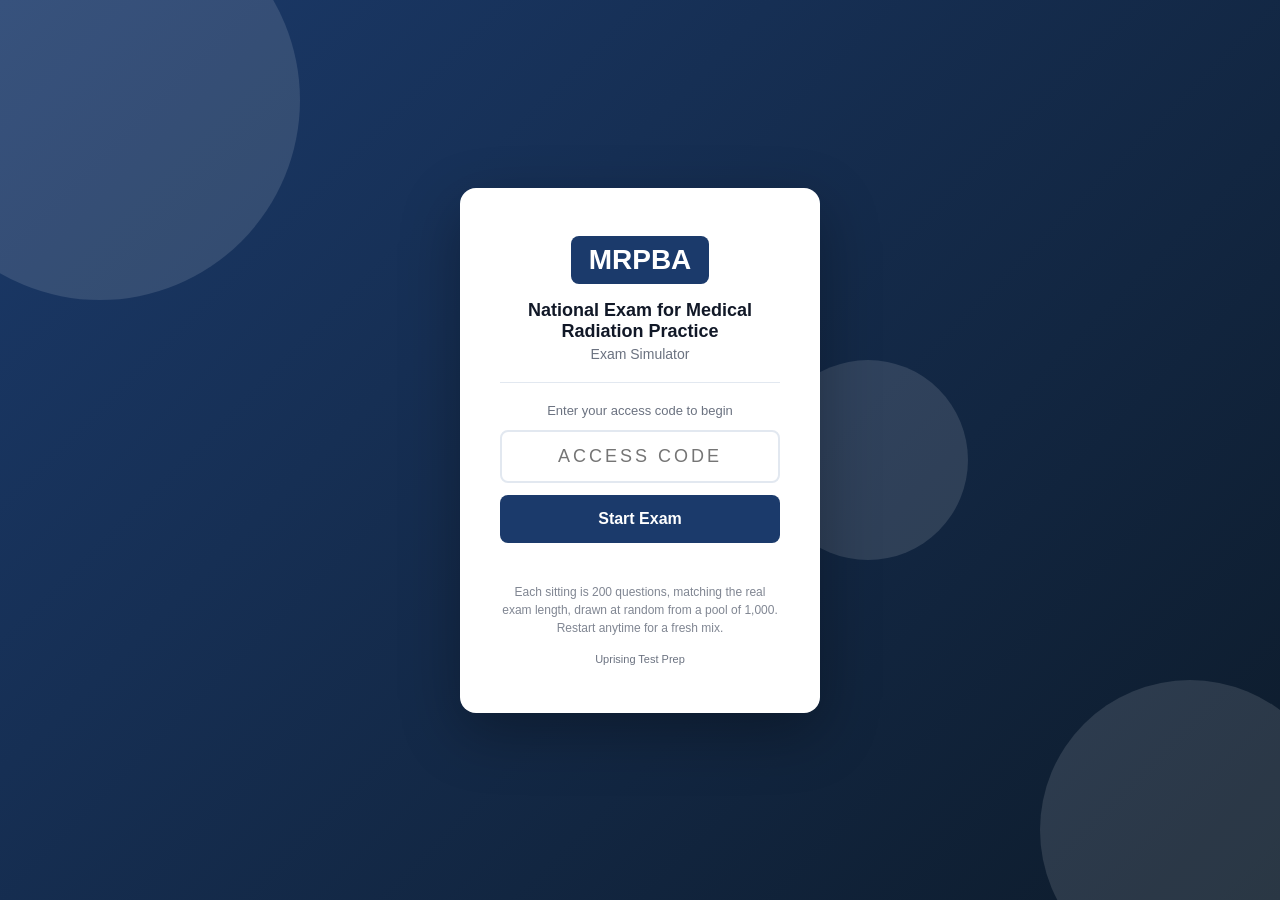
<file: index.html>
<!DOCTYPE html>
<html lang="en">
<head>
  <meta charset="UTF-8" />
  <meta name="viewport" content="width=device-width, initial-scale=1.0, viewport-fit=cover" />
  <meta name="apple-mobile-web-app-capable" content="yes" />
  <meta name="apple-mobile-web-app-status-bar-style" content="black-translucent" />
  <title>MRPBA Exam Simulator</title>
  <link rel="stylesheet" href="style.css" />
</head>
<body>

<div id="access-gate">
  <div class="gate-bg-shapes">
    <div class="shape shape-1"></div>
    <div class="shape shape-2"></div>
    <div class="shape shape-3"></div>
  </div>
  <div class="gate-card">
    <div class="gate-logo">
      <div class="logo-badge">MRPBA</div>
    </div>
    <h1 class="gate-title">National Exam for Medical Radiation Practice</h1>
    <p class="gate-subtitle">Exam Simulator</p>
    <div class="gate-divider"></div>
    <p class="gate-instruction">Enter your access code to begin</p>
    <input type="text" id="access-code-input" class="gate-input"
           placeholder="Access Code" autocomplete="off"
           maxlength="20" spellcheck="false" />
    <button id="access-btn" class="gate-btn">Start Exam</button>
    <p id="access-error" class="gate-error"></p>
    <p class="gate-pool-note">Each sitting is 200 questions, matching the real exam length, drawn at random from a pool of 1,000. Restart anytime for a fresh mix.</p>
    <p class="gate-hint">Uprising Test Prep</p>
  </div>
</div>

<div id="app" style="display:none">
  <header class="top-bar">
    <div class="bar-left">
      <span class="bar-logo">MRPBA</span>
      <span class="bar-title">Exam Simulator</span>
    </div>
    <div class="bar-right">
      <span class="bar-timer" id="timer-display">--:--</span>
      <button class="bar-btn" id="flag-btn">Flag</button>
      <button class="bar-btn bar-btn-primary" id="submit-btn">
        <span class="btn-full">Submit Exam</span>
        <span class="btn-short">Submit</span>
      </button>
    </div>
  </header>

  <div class="progress-strip">
    <div class="progress-bar" id="progress-bar"></div>
  </div>

  <main class="exam-main">
    <div class="question-panel">
      <div class="q-meta">
        <span id="q-counter"></span>
        <span class="q-pool-chip" title="This sitting is 200 questions, matching the real exam length, drawn at random from a pool of 1,000. Restart for a fresh mix.">1,000 Questions Available</span>
        <span id="q-domain" class="q-domain-tag"></span>
        <span id="q-flag-indicator" class="flag-chip" style="display:none">Flagged</span>
      </div>
      <!-- Shared text for a linked cluster (a clinical case, a reading
           passage). It sits ABOVE the stem, which is the one thing that
           legitimately precedes it, and repeats on every question in the
           cluster so nobody has to page backwards. -->
      <div id="q-cluster-wrap" class="cluster-wrap" style="display:none"></div>
      <p id="question-text" class="q-text"></p>
      <!-- The picture sits BELOW the question text so the simulator matches
           the printed book exactly: stem, then picture, then options. They
           used to disagree (book put the picture under the stem, simulator put
           it above), so no single wording could be true in both places, and
           184 of MLPAO's 185 image questions said "shown above" while the
           book printed the picture below the sentence. Write stems with
           neutral wording ("the strip shown", "the diagram shows") and this
           whole class of bug cannot come back. -->
      <div id="q-image-wrap" style="display:none; margin-bottom:14px;"></div>
      <div id="options-list" class="options-list"></div>
      <div id="explanation-box" class="explanation-box" style="display:none">
        <div class="explanation-label">Explanation</div>
        <p id="explanation-text" class="explanation-text"></p>
      </div>
    </div>
    <div class="nav-bar">
      <button class="nav-btn" id="prev-btn">&#8592; Prev</button>
      <button class="nav-btn nav-btn-map" id="map-btn">Question Map</button>
      <button class="nav-btn nav-btn-next" id="next-btn">Next &#8594;</button>
    </div>
  </main>
</div>

<!-- Question Map Modal -->
<div id="map-modal" style="display:none">
  <div class="map-backdrop" id="map-backdrop"></div>
  <div class="map-panel">
    <div class="map-header">
      <span class="map-title">Question Map</span>
      <button id="map-close" class="map-close-btn">&#x2715; Close</button>
    </div>
    <div class="map-legend">
      <span class="leg-item"><span class="leg-swatch leg-answered"></span>Answered</span>
      <span class="leg-item"><span class="leg-swatch leg-flagged"></span>Flagged</span>
      <span class="leg-item"><span class="leg-swatch leg-unanswered"></span>Unanswered</span>
    </div>
    <div id="q-grid" class="q-grid"></div>
  </div>
</div>

<div id="results-screen" style="display:none">
  <div class="results-card">
    <div class="res-header">
      <div class="res-badge">MRPBA</div>
      <h2 id="res-status" class="res-status"></h2>
      <p id="res-score" class="res-score"></p>
    </div>
    <div id="res-domains" class="res-domains"></div>
    <p class="mode-pool-note">This sitting drew 200 questions from a pool of 1,000. Restart for a fresh mix.</p>
    <button id="res-review-btn" class="res-btn">Review Answers</button>
    <button id="res-restart-btn" class="res-btn res-btn-secondary">Restart</button>
  </div>
</div>

<script src="questions.js"></script>
<script src="app.js"></script>
</body>
</html>
</file>
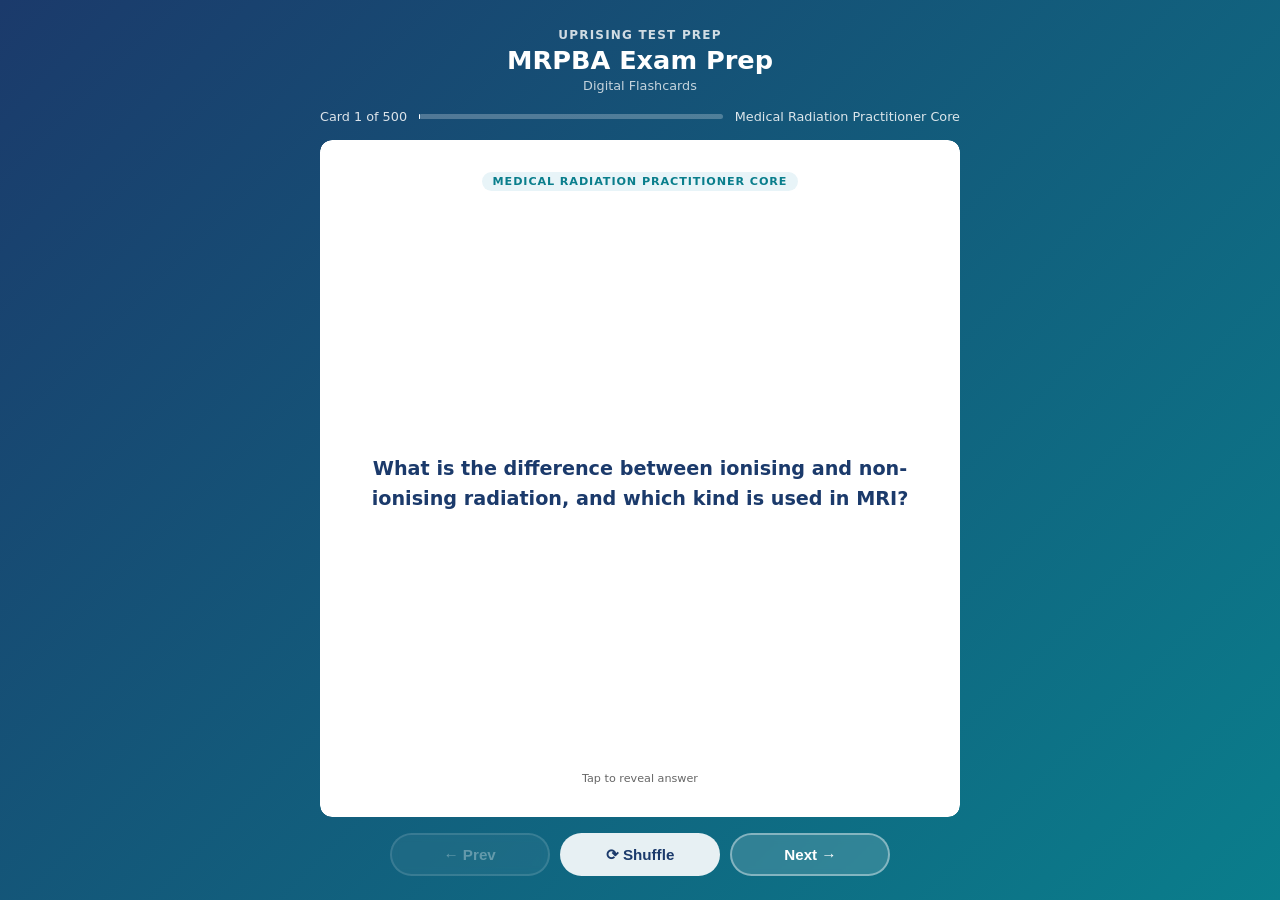
<file: flashcards/index.html>
<!DOCTYPE html>
<html lang="en">
<head>
  <meta charset="UTF-8">
  <meta name="viewport" content="width=device-width, initial-scale=1.0">
  <title>MRPBA Exam Prep: Flashcards</title>
  <style>
    :root {
      --blue:   #1B3A6B;
      --teal:   #0A7E8C;
      --ltblue: #E8F4F8;
      --white:  #FFFFFF;
      --text:   #1A1A1A;
      --muted:  #666;
      --radius: 12px;
    }
    * { box-sizing: border-box; margin: 0; padding: 0; }
    html, body { height: 100%; }
    body {
      font-family: 'Segoe UI', system-ui, sans-serif;
      background: linear-gradient(135deg, var(--blue) 0%, var(--teal) 100%);
      /* Pinned, not min-height: the page must never grow, or the controls
         get pushed below the fold on iOS where 100dvh and height:100%
         disagree. The height:100% rule above is the pre-dvh fallback. */
      height: 100dvh;
      max-height: 100dvh;
      overflow: hidden;
      display: flex;
      flex-direction: column;
      align-items: center;
      padding: 1.25rem 1rem 1rem;
      gap: 0.75rem;
      overflow-x: hidden;
    }
    header { text-align: center; color: #fff; flex-shrink: 0; }
    header .brand { font-size: 0.75rem; font-weight: 700; letter-spacing: 0.1em; opacity: 0.8; text-transform: uppercase; }
    header h1 { font-size: 1.3rem; font-weight: 800; margin-top: 0.2rem; }
    header .subtitle { font-size: 0.8rem; opacity: 0.75; margin-top: 0.15rem; }
    #progress-info {
      display: flex; align-items: center; gap: 0.75rem;
      color: rgba(255,255,255,0.85); font-size: 0.8rem;
      flex-shrink: 0; width: 100%; max-width: 640px;
    }
    #progress-bar-track {
      flex: 1; background: rgba(255,255,255,0.25);
      border-radius: 4px; height: 5px;
    }
    #progress-bar-fill { height: 100%; background: #fff; border-radius: 4px; transition: width 0.3s; }
    .card-scene {
      width: 100%; max-width: 640px;
      perspective: 1200px;
      cursor: pointer;
      flex: 1; min-height: 0;
      display: flex; flex-direction: column;
    
      /* WebKit does not clip overflow inside a preserve-3d context, so the
         answer pane's own clip is dropped and a long answer paints over the
         Prev/Next row. This element only sets the perspective and is NOT
         itself in the 3D context, so its clip is honoured in every engine. */
      overflow: hidden;
      border-radius: var(--radius);
    }
    .card-inner {
      position: relative; width: 100%;
      flex: 1; min-height: 0;
      transition: transform 0.55s cubic-bezier(.4,0,.2,1);
      transform-style: preserve-3d;
    }
    .card-scene.flipped .card-inner { transform: rotateY(180deg); }
    .card-face {
      position: absolute; inset: 0;
      backface-visibility: hidden; -webkit-backface-visibility: hidden;
      border-radius: var(--radius);
      display: flex; flex-direction: column;
      padding: 1.5rem 1.75rem;
      box-shadow: 0 12px 40px rgba(0,0,0,0.2);
      overflow: hidden;
    
      /* Painting through a mask forces WebKit to allocate a real clipping
         layer for a 3D-transformed element, which is what makes the
         overflow:hidden and the rounded corners above actually apply. */
      -webkit-mask-image: -webkit-radial-gradient(#fff, #000);
              mask-image: radial-gradient(#fff, #000);
    }
    .card-front { background: var(--white); align-items: center; justify-content: center; }
    .card-back  { background: var(--ltblue); transform: rotateY(180deg); }
    .card-badge {
      font-size: 0.7rem; font-weight: 700; text-transform: uppercase;
      letter-spacing: 0.08em;
      background: var(--ltblue); color: var(--teal);
      padding: 0.2rem 0.65rem; border-radius: 20px;
      margin-bottom: 0.85rem; flex-shrink: 0;
    }
    .card-back .card-badge { background: rgba(10,126,140,0.12); }
    .card-front .q-text {
      font-size: 1.1rem; font-weight: 600; color: var(--blue); line-height: 1.55;
      text-align: center; overflow-y: auto; flex: 1;
      display: flex; align-items: center; justify-content: center;
      scrollbar-width: thin; scrollbar-color: rgba(27,58,107,0.3) transparent;
    }
    .card-back .a-label { font-size: 0.7rem; font-weight: 700; color: var(--teal); text-transform: uppercase; letter-spacing: 0.08em; margin-bottom: 0.4rem; flex-shrink: 0; }
    .card-back .a-text  {
      font-size: 0.975rem; color: var(--text); line-height: 1.65;
      overflow-y: auto; flex: 1; min-height: 0; padding-right: 4px;
      scrollbar-width: thin; scrollbar-color: rgba(10,126,140,0.4) transparent;
    
      -webkit-overflow-scrolling: touch;
      overscroll-behavior: contain;
    }
    .card-back .a-text::-webkit-scrollbar { width: 4px; }
    .card-back .a-text::-webkit-scrollbar-track { background: transparent; }
    .card-back .a-text::-webkit-scrollbar-thumb { background: rgba(10,126,140,0.4); border-radius: 4px; }
    .tap-hint { flex-shrink: 0; margin-top: 0.6rem; font-size: 0.7rem; color: var(--muted); text-align: center; }
    .card-back .tap-hint { color: var(--teal); opacity: 0.7; }
    .controls {
      display: flex; gap: 0.65rem; flex-wrap: nowrap;
      justify-content: center; flex-shrink: 0;
      width: 100%; max-width: 640px;
      padding-bottom: env(safe-area-inset-bottom, 0px);
    }
    .btn {
      padding: 0.6rem 1.2rem; border-radius: 50px;
      border: 2px solid rgba(255,255,255,0.4);
      background: rgba(255,255,255,0.15); color: #fff;
      font-weight: 700; font-size: 0.875rem; cursor: pointer;
      transition: all 0.2s; backdrop-filter: blur(4px);
      white-space: nowrap; flex: 1; max-width: 160px;
    }
    .btn:hover { background: rgba(255,255,255,0.3); border-color: rgba(255,255,255,0.7); }
    .btn:active { transform: scale(0.96); }
    .btn:disabled { opacity: 0.35; cursor: not-allowed; }
    .btn.btn-primary { background: rgba(255,255,255,0.9); color: var(--blue); border-color: transparent; }
    .btn.btn-primary:hover { background: #fff; }
    #loading { color: rgba(255,255,255,0.8); font-size: 1rem; text-align: center; padding: 3rem; flex: 1; }
    @media (min-width: 768px) {
      body { padding: 1.75rem 1.5rem 1.5rem; gap: 1rem; }
      header h1 { font-size: 1.6rem; }
      .card-face { padding: 2rem 2.5rem; }
      .card-front .q-text { font-size: 1.2rem; }
      .card-back .a-text { font-size: 1.05rem; }
      .btn { font-size: 0.95rem; padding: 0.65rem 1.4rem; }
    }
    @media (max-width: 380px) {
      body { padding: 0.75rem; gap: 0.5rem; }
      header .brand { font-size: 0.65rem; }
      header h1 { font-size: 1.1rem; }
      header .subtitle { display: none; }
      .card-face { padding: 1rem 1.1rem; }
      .card-front .q-text { font-size: 0.975rem; }
      .card-back .a-text { font-size: 0.875rem; }
      .btn { font-size: 0.8rem; padding: 0.5rem 0.75rem; }
    }
  </style>
</head>
<body>
<header>
  <div class="brand">Uprising Test Prep</div>
  <h1>MRPBA Exam Prep</h1>
  <div class="subtitle">Digital Flashcards</div>
</header>
<div id="progress-info">
  <span id="card-counter">Card 1</span>
  <div id="progress-bar-track"><div id="progress-bar-fill" style="width:0%"></div></div>
  <span id="domain-label"></span>
</div>
<div id="loading">Loading flashcards...</div>
<div class="card-scene" id="card-scene" style="display:none" onclick="flipCard()">
  <div class="card-inner" id="card-inner">
    <div class="card-face card-front">
      <div class="card-badge" id="front-badge"></div>
      <div class="q-text" id="q-text"></div>
      <div class="tap-hint">Tap to reveal answer</div>
    </div>
    <div class="card-face card-back">
      <div class="card-badge" id="back-badge">Answer</div>
      <div class="a-label">Answer</div>
      <div class="a-text" id="a-text"></div>
      <div class="tap-hint">Tap to flip back</div>
    </div>
  </div>
</div>
<div class="controls" id="controls" style="display:none">
  <button class="btn" id="prev-btn" onclick="event.stopPropagation();move(-1)" disabled>&#8592; Prev</button>
  <button class="btn btn-primary" onclick="event.stopPropagation();shuffleCards()">&#10227; Shuffle</button>
  <button class="btn" id="next-btn" onclick="event.stopPropagation();move(1)">Next &#8594;</button>
</div>
<script>
const DOMAIN_LABELS = {
  medical_radiation_practitioner_core: "Medical Radiation Practitioner Core",
  professional_and_ethical_practitioner: "Professional and Ethical Practitioner",
  communicator_and_collaborator: "Communicator and Collaborator",
  lifelong_learner: "Lifelong Learner",
  safety_quality_and_risk_management: "Safety Quality and Risk Management",
  leader_and_steward: "Leader and Steward",
  diagnostic_radiography_division: "Diagnostic Radiography Division",
  nuclear_medicine_technology_division: "Nuclear Medicine Technology Division",
  radiation_therapy_division: "Radiation Therapy Division",
};
let cards   = [];
let current = 0;
async function init() {
  try {
    const res = await fetch('flashcards.json');
    if (!res.ok) throw new Error('Network error');
    cards = await res.json();
    document.getElementById('loading').style.display    = 'none';
    document.getElementById('card-scene').style.display = 'flex';
    document.getElementById('controls').style.display   = 'flex';
    show();
  } catch (e) {
    document.getElementById('loading').textContent = 'Error loading flashcards. Please try refreshing.';
  }
}
function domainLabel(key) {
  return DOMAIN_LABELS[key] || key.replace(/_/g, ' ').replace(/\b\w/g, c => c.toUpperCase());
}
function show() {
  const c = cards[current];
  document.getElementById('card-scene').classList.remove('flipped');
  document.getElementById('a-text').scrollTop = 0;
  const label = domainLabel(c.domain || c.chapter || '');
  document.getElementById('q-text').textContent       = c.front;
  document.getElementById('a-text').textContent       = c.back;
  document.getElementById('front-badge').textContent  = label;
  document.getElementById('back-badge').textContent   = label;
  document.getElementById('card-counter').textContent = `Card ${current+1} of ${cards.length}`;
  document.getElementById('domain-label').textContent = label;
  document.getElementById('progress-bar-fill').style.width = `${((current+1)/cards.length*100).toFixed(1)}%`;
  document.getElementById('prev-btn').disabled = current === 0;
  document.getElementById('next-btn').disabled = current === cards.length - 1;
}
function flipCard() { document.getElementById('card-scene').classList.toggle('flipped'); }
function move(dir) {
  const next = current + dir;
  if (next < 0 || next >= cards.length) return;
  current = next; show();
}
function shuffleCards() {
  for (let i = cards.length - 1; i > 0; i--) {
    const j = Math.floor(Math.random() * (i+1));
    [cards[i], cards[j]] = [cards[j], cards[i]];
  }
  current = 0; show();
}
document.addEventListener('keydown', e => {
  if (e.key === 'ArrowRight' || e.key === 'ArrowDown') move(1);
  else if (e.key === 'ArrowLeft' || e.key === 'ArrowUp') move(-1);
  else if (e.key === ' ' || e.key === 'Enter') { e.preventDefault(); flipCard(); }
});
init();
</script>
</body>
</html>
</file>
<file: style.css>
/* MRPBA Exam Simulator, Styles */
:root {
  --primary:   #1B3A6B;
  --pass:      #059669;
  --fail:      #DC2626;
  --bg:        #F3F4F8;
  --card:      #FFFFFF;
  --border:    #E2E8F0;
  --text:      #111827;
  --muted:     #6B7280;
  --radius:    10px;
}
*, *::before, *::after { box-sizing: border-box; margin: 0; padding: 0; }
body {
  font-family: -apple-system, BlinkMacSystemFont, "Segoe UI", sans-serif;
  background: var(--bg);
  color: var(--text);
  height: 100vh;
  height: 100dvh;
  overflow: hidden;
  -webkit-text-size-adjust: 100%;
}

/* ── Access Gate ─────────────────────────────────────────────────────────── */
#access-gate {
  display: flex;
  align-items: center;
  justify-content: center;
  height: 100vh;
  height: 100dvh;
  background: linear-gradient(135deg, var(--primary) 0%, #0d1b2a 100%);
  position: relative;
  overflow: hidden;
  padding: 20px;
  padding-top: max(20px, env(safe-area-inset-top));
  padding-bottom: max(20px, env(safe-area-inset-bottom));
}
.gate-bg-shapes { position: absolute; inset: 0; pointer-events: none; }
.shape { position: absolute; border-radius: 50%; opacity: .12; background: #fff; }
.shape-1 { width: 400px; height: 400px; top: -100px; left: -100px; }
.shape-2 { width: 300px; height: 300px; bottom: -80px; right: -60px; }
.shape-3 { width: 200px; height: 200px; top: 40%; left: 60%; }
.gate-card {
  background: #fff;
  border-radius: 16px;
  padding: 48px 40px;
  text-align: center;
  width: 100%;
  max-width: 360px;
  position: relative;
  z-index: 1;
  box-shadow: 0 20px 60px rgba(0,0,0,.3);
}
.logo-badge {
  display: inline-block;
  background: var(--primary);
  color: #fff;
  font-weight: 800;
  font-size: 28px;
  padding: 8px 18px;
  border-radius: 8px;
}
.gate-title { font-size: 18px; font-weight: 700; margin-top: 16px; color: var(--text); }
.gate-subtitle { color: var(--muted); font-size: 14px; margin-top: 4px; }
.gate-divider { height: 1px; background: var(--border); margin: 20px 0; }
.gate-instruction { font-size: 13px; color: var(--muted); margin-bottom: 12px; }
.gate-input {
  width: 100%;
  padding: 14px 16px;
  border: 2px solid var(--border);
  border-radius: 8px;
  font-size: 18px;
  text-align: center;
  text-transform: uppercase;
  letter-spacing: 3px;
  outline: none;
}
.gate-input:focus { border-color: var(--primary); }
.gate-btn {
  width: 100%;
  margin-top: 12px;
  padding: 15px;
  background: var(--primary);
  color: #fff;
  border: none;
  border-radius: 8px;
  font-size: 16px;
  font-weight: 600;
  cursor: pointer;
  -webkit-tap-highlight-color: transparent;
}
.gate-btn:hover { opacity: .9; }
.gate-error { color: var(--fail); font-size: 13px; margin-top: 8px; min-height: 18px; }
.gate-hint { color: var(--muted); font-size: 11px; margin-top: 16px; }
.gate-pool-note { color: var(--muted); opacity: .85; font-size: 12px; margin-top: 14px; line-height: 1.5; }
.mode-pool-note { color: var(--muted); opacity: .85; font-size: 12.5px; text-align: center; margin: 4px 0 16px; line-height: 1.5; }

/* ── App shell ───────────────────────────────────────────────────────────── */
#app {
  display: flex;
  flex-direction: column;
  height: 100vh;
  height: 100dvh;
  padding-top: env(safe-area-inset-top);
}
.top-bar {
  display: flex;
  justify-content: space-between;
  align-items: center;
  background: var(--primary);
  color: #fff;
  padding: 0 20px;
  padding-left: max(20px, env(safe-area-inset-left));
  padding-right: max(20px, env(safe-area-inset-right));
  height: 52px;
  flex-shrink: 0;
  gap: 8px;
}
.bar-left { display: flex; align-items: center; gap: 8px; min-width: 0; }
.bar-logo { font-weight: 800; font-size: 18px; flex-shrink: 0; }
.bar-title { font-size: 14px; opacity: .8; white-space: nowrap; overflow: hidden; text-overflow: ellipsis; }
.bar-right { display: flex; align-items: center; gap: 8px; flex-shrink: 0; }
.bar-timer {
  font-variant-numeric: tabular-nums;
  font-size: 16px;
  font-weight: 600;
  min-width: 68px;
  text-align: right;
}
.bar-btn {
  padding: 7px 13px;
  background: rgba(255,255,255,.15);
  border: 1px solid rgba(255,255,255,.3);
  color: #fff;
  border-radius: 6px;
  cursor: pointer;
  font-size: 13px;
  white-space: nowrap;
  -webkit-tap-highlight-color: transparent;
  touch-action: manipulation;
}
.bar-btn:hover { background: rgba(255,255,255,.25); }
.bar-btn-primary {
  background: #fff;
  color: var(--primary);
  border-color: #fff;
  font-weight: 600;
}
.bar-btn-primary:hover { background: #f0f0f0; }
.btn-short { display: none; }
.btn-full  { display: inline; }

.progress-strip { height: 4px; background: rgba(0,0,0,.1); flex-shrink: 0; }
.progress-bar   { height: 100%; background: #4ade80; transition: width .3s; }

/* ── Main exam area ──────────────────────────────────────────────────────── */
.exam-main {
  flex: 1;
  overflow: hidden;
  display: flex;
  flex-direction: column;
  padding: 16px 20px 0;
  padding-left: max(16px, env(safe-area-inset-left));
  padding-right: max(16px, env(safe-area-inset-right));
  min-height: 0;
}
.question-panel { flex: 1; overflow-y: auto; padding-bottom: 12px; -webkit-overflow-scrolling: touch; }
.q-meta {
  display: flex;
  align-items: center;
  gap: 8px;
  margin-bottom: 12px;
  font-size: 13px;
  color: var(--muted);
  flex-wrap: wrap;
}
.q-domain-tag {
  background: var(--primary);
  color: #fff;
  padding: 2px 8px;
  border-radius: 4px;
  font-size: 11px;
  font-weight: 600;
}
.q-pool-chip {
  background: #EEF2FF;
  background: color-mix(in srgb, var(--primary) 12%, #fff);
  color: var(--primary);
  border: 1px solid var(--primary);
  padding: 2px 8px;
  border-radius: 10px;
  font-size: 11px;
  font-weight: 700;
  cursor: help;
  white-space: nowrap;
}
.flag-chip {
  background: #FEF3C7;
  color: #92400E;
  padding: 2px 8px;
  border-radius: 4px;
  font-size: 11px;
  font-weight: 600;
}
.cluster-wrap {
  border-left: 4px solid var(--primary, #1B3A6B);
  background: #F2F6FC; border-radius: 8px;
  padding: 10px 14px; margin-bottom: 16px;
}
.cluster-label {
  font-size: 11px; font-weight: 700; letter-spacing: 0.06em;
  text-transform: uppercase; color: var(--primary, #1B3A6B); margin-bottom: 6px;
}
.cluster-body {
  max-height: 38vh; overflow-y: auto; font-size: 15px; line-height: 1.6;
  -webkit-overflow-scrolling: touch;
}
.cluster-body p + p { margin-top: 10px; }
@media (min-width: 1100px) { .cluster-body { max-height: 52vh; } }

.q-image {
  max-width: 100%;
  /* Cap the height too. With only max-width, a tall exhibit renders at full
     width and pushes the stem and every option below the fold, so the question
     looks like it has no answers until the candidate scrolls. Found on CNPLE. */
  max-height: 62vh;
  width: auto;
  height: auto;
  object-fit: contain;
  border-radius: 6px;
  border: 1px solid var(--border);
  display: block;
  margin-bottom: 14px;
}
.q-text { font-size: 16px; line-height: 1.65; margin-bottom: 20px; }
.options-list { display: flex; flex-direction: column; gap: 10px; }
.option {
  display: flex;
  align-items: flex-start;
  gap: 12px;
  padding: 15px 16px;
  background: var(--card);
  border: 2px solid var(--border);
  border-radius: var(--radius);
  cursor: pointer;
  transition: .15s;
  -webkit-tap-highlight-color: transparent;
  touch-action: manipulation;
  min-height: 52px;
}
.option:hover  { border-color: var(--primary); background: #F8FAFF; }
.option.selected  { border-color: var(--primary); background: #EEF3FF; }
.option.correct   { border-color: #059669; background: #ECFDF5; }
.option.incorrect { border-color: #DC2626; background: #FEF2F2; }
.explanation-box {
  margin-top: 20px;
  padding: 16px 18px;
  background: #F0F9FF;
  border-left: 4px solid #2563EB;
  border-radius: 6px;
}
.explanation-label {
  font-size: 11px;
  font-weight: 700;
  text-transform: uppercase;
  letter-spacing: .06em;
  color: #2563EB;
  margin-bottom: 8px;
}
.explanation-text { font-size: 14.5px; line-height: 1.7; color: #1e293b; margin: 0; }
.opt-letter { font-weight: 700; font-size: 15px; color: var(--primary); min-width: 22px; padding-top: 1px; flex-shrink: 0; }
.opt-text   { font-size: 15px; line-height: 1.5; }

/* ── Nav bar ─────────────────────────────────────────────────────────────── */
.nav-bar {
  display: flex;
  align-items: center;
  gap: 8px;
  padding: 10px 0;
  padding-bottom: max(14px, env(safe-area-inset-bottom));
  flex-shrink: 0;
}
.nav-btn {
  flex: 1;
  padding: 13px 8px;
  background: var(--card);
  border: 1px solid var(--border);
  border-radius: 8px;
  cursor: pointer;
  font-size: 15px;
  font-weight: 500;
  text-align: center;
  -webkit-tap-highlight-color: transparent;
  touch-action: manipulation;
  min-height: 48px;
}
.nav-btn:hover      { background: #f0f0f0; }
.nav-btn-map {
  background: var(--bg);
  border-color: var(--primary);
  color: var(--primary);
  font-weight: 600;
}
.nav-btn-map:hover { background: #EEF3FF; }
.nav-btn-next {
  background: var(--primary);
  color: #fff;
  border-color: var(--primary);
}
.nav-btn-next:hover { opacity: .9; }

/* ── Question Map Modal ──────────────────────────────────────────────────── */
#map-modal {
  position: fixed;
  inset: 0;
  z-index: 1000;
  display: flex;
  flex-direction: column;
  justify-content: flex-end;
}
.map-backdrop { position: absolute; inset: 0; background: rgba(0,0,0,.5); }
.map-panel {
  position: relative;
  background: #fff;
  border-radius: 20px 20px 0 0;
  padding: 20px;
  padding-bottom: max(20px, env(safe-area-inset-bottom));
  max-height: 80vh;
  max-height: 80dvh;
  display: flex;
  flex-direction: column;
  box-shadow: 0 -4px 30px rgba(0,0,0,.2);
}
.map-header {
  display: flex;
  align-items: center;
  justify-content: space-between;
  margin-bottom: 12px;
  flex-shrink: 0;
}
.map-title { font-size: 17px; font-weight: 700; color: var(--text); }
.map-close-btn {
  padding: 8px 16px;
  background: var(--bg);
  border: 1px solid var(--border);
  border-radius: 8px;
  cursor: pointer;
  font-size: 14px;
  font-weight: 500;
  min-height: 40px;
  -webkit-tap-highlight-color: transparent;
  touch-action: manipulation;
}
.map-close-btn:hover { background: #e5e7eb; }
.map-legend { display: flex; gap: 16px; margin-bottom: 14px; flex-shrink: 0; flex-wrap: wrap; }
.leg-item { display: flex; align-items: center; gap: 6px; font-size: 13px; color: var(--muted); }
.leg-swatch {
  width: 16px;
  height: 16px;
  border-radius: 3px;
  border: 1px solid var(--border);
  background: var(--card);
  display: inline-block;
  flex-shrink: 0;
}
.leg-swatch.leg-answered  { background: var(--primary); border-color: var(--primary); }
.leg-swatch.leg-flagged   { background: #FEF3C7; border-color: #F59E0B; }
.leg-swatch.leg-unanswered { background: var(--card); }
.q-grid {
  display: flex;
  flex-wrap: wrap;
  gap: 6px;
  overflow-y: auto;
  flex: 1;
  padding-bottom: 8px;
  -webkit-overflow-scrolling: touch;
}
.grid-btn {
  width: 40px;
  height: 40px;
  border: 1px solid var(--border);
  border-radius: 6px;
  background: var(--card);
  font-size: 12px;
  cursor: pointer;
  font-weight: 500;
  -webkit-tap-highlight-color: transparent;
  touch-action: manipulation;
}
.grid-btn.answered { background: var(--primary); color: #fff; border-color: var(--primary); }
.grid-btn.flagged  { background: #FEF3C7; border-color: #F59E0B; }
.grid-btn.active   { outline: 3px solid var(--primary); outline-offset: 2px; }

/* ── Results ─────────────────────────────────────────────────────────────── */
#results-screen {
  display: flex;
  align-items: flex-start;
  justify-content: center;
  min-height: 100vh;
  min-height: 100dvh;
  background: var(--bg);
  overflow-y: auto;
  -webkit-overflow-scrolling: touch;
  padding: 20px 16px;
  padding-top: max(20px, env(safe-area-inset-top));
  padding-bottom: max(20px, env(safe-area-inset-bottom));
}
.results-card {
  background: var(--card);
  border-radius: 16px;
  padding: 40px;
  max-width: 480px;
  width: 100%;
  box-shadow: 0 8px 30px rgba(0,0,0,.1);
}
.res-header { text-align: center; margin-bottom: 24px; }
.res-badge {
  display: inline-block;
  background: var(--primary);
  color: #fff;
  font-weight: 800;
  font-size: 22px;
  padding: 6px 16px;
  border-radius: 8px;
}
.res-status { font-size: 36px; font-weight: 800; margin-top: 12px; }
.res-score  { font-size: 18px; color: var(--muted); margin-top: 4px; }
.res-domains { margin-bottom: 24px; display: flex; flex-direction: column; gap: 10px; }
.res-domain-row { display: flex; align-items: center; gap: 8px; font-size: 13px; }
.res-domain-name { width: 160px; font-weight: 500; flex-shrink: 0; }
.res-domain-bar-wrap { flex: 1; background: #E5E7EB; border-radius: 4px; height: 8px; overflow: hidden; }
.res-domain-bar { height: 100%; border-radius: 4px; transition: width .5s; }
.res-domain-pct { width: 36px; text-align: right; font-weight: 600; }
.res-btn {
  width: 100%;
  padding: 15px;
  background: var(--primary);
  color: #fff;
  border: none;
  border-radius: 8px;
  font-size: 15px;
  font-weight: 600;
  cursor: pointer;
  margin-bottom: 10px;
  min-height: 52px;
  -webkit-tap-highlight-color: transparent;
  touch-action: manipulation;
}
.res-btn:hover { opacity: .9; }
.res-btn-secondary {
  background: transparent;
  color: var(--primary);
  border: 2px solid var(--primary);
}
.res-btn-secondary:hover { background: var(--primary); color: #fff; }

/* ── Mobile breakpoint (phones ≤ 640px) ─────────────────────────────────── */
@media (max-width: 640px) {
  /* Gate card */
  .gate-card { padding: 32px 24px; }

  /* Top bar: hide long title text, swap Submit label */
  .bar-title  { display: none; }
  .btn-full   { display: none; }
  .btn-short  { display: inline; }
  .bar-right  { gap: 6px; }
  .bar-btn    { padding: 6px 10px; font-size: 12px; }
  .bar-timer  { font-size: 14px; min-width: 58px; }

  /* Exam main */
  .exam-main { padding: 12px 14px 0; }
  .q-text { font-size: 16px; }
  .opt-text { font-size: 15px; }

  /* Nav bar, bigger touch targets */
  .nav-btn { font-size: 14px; padding: 14px 6px; }

  /* Results */
  .results-card { padding: 28px 20px; }
  .res-domain-name { width: 110px; font-size: 12px; }
  .res-domain-pct  { font-size: 12px; }
  .res-status { font-size: 30px; }

  /* Map grid, slightly bigger buttons on phones */
  .grid-btn { width: 42px; height: 42px; }
}

/* ── Very small phones (≤ 380px) ────────────────────────────────────────── */
@media (max-width: 380px) {
  .bar-logo { font-size: 15px; }
  .bar-btn  { padding: 5px 8px; font-size: 11px; }
  .bar-timer { font-size: 13px; min-width: 52px; }
  .nav-btn  { font-size: 13px; }
  .grid-btn { width: 38px; height: 38px; font-size: 11px; }
}
</file>
